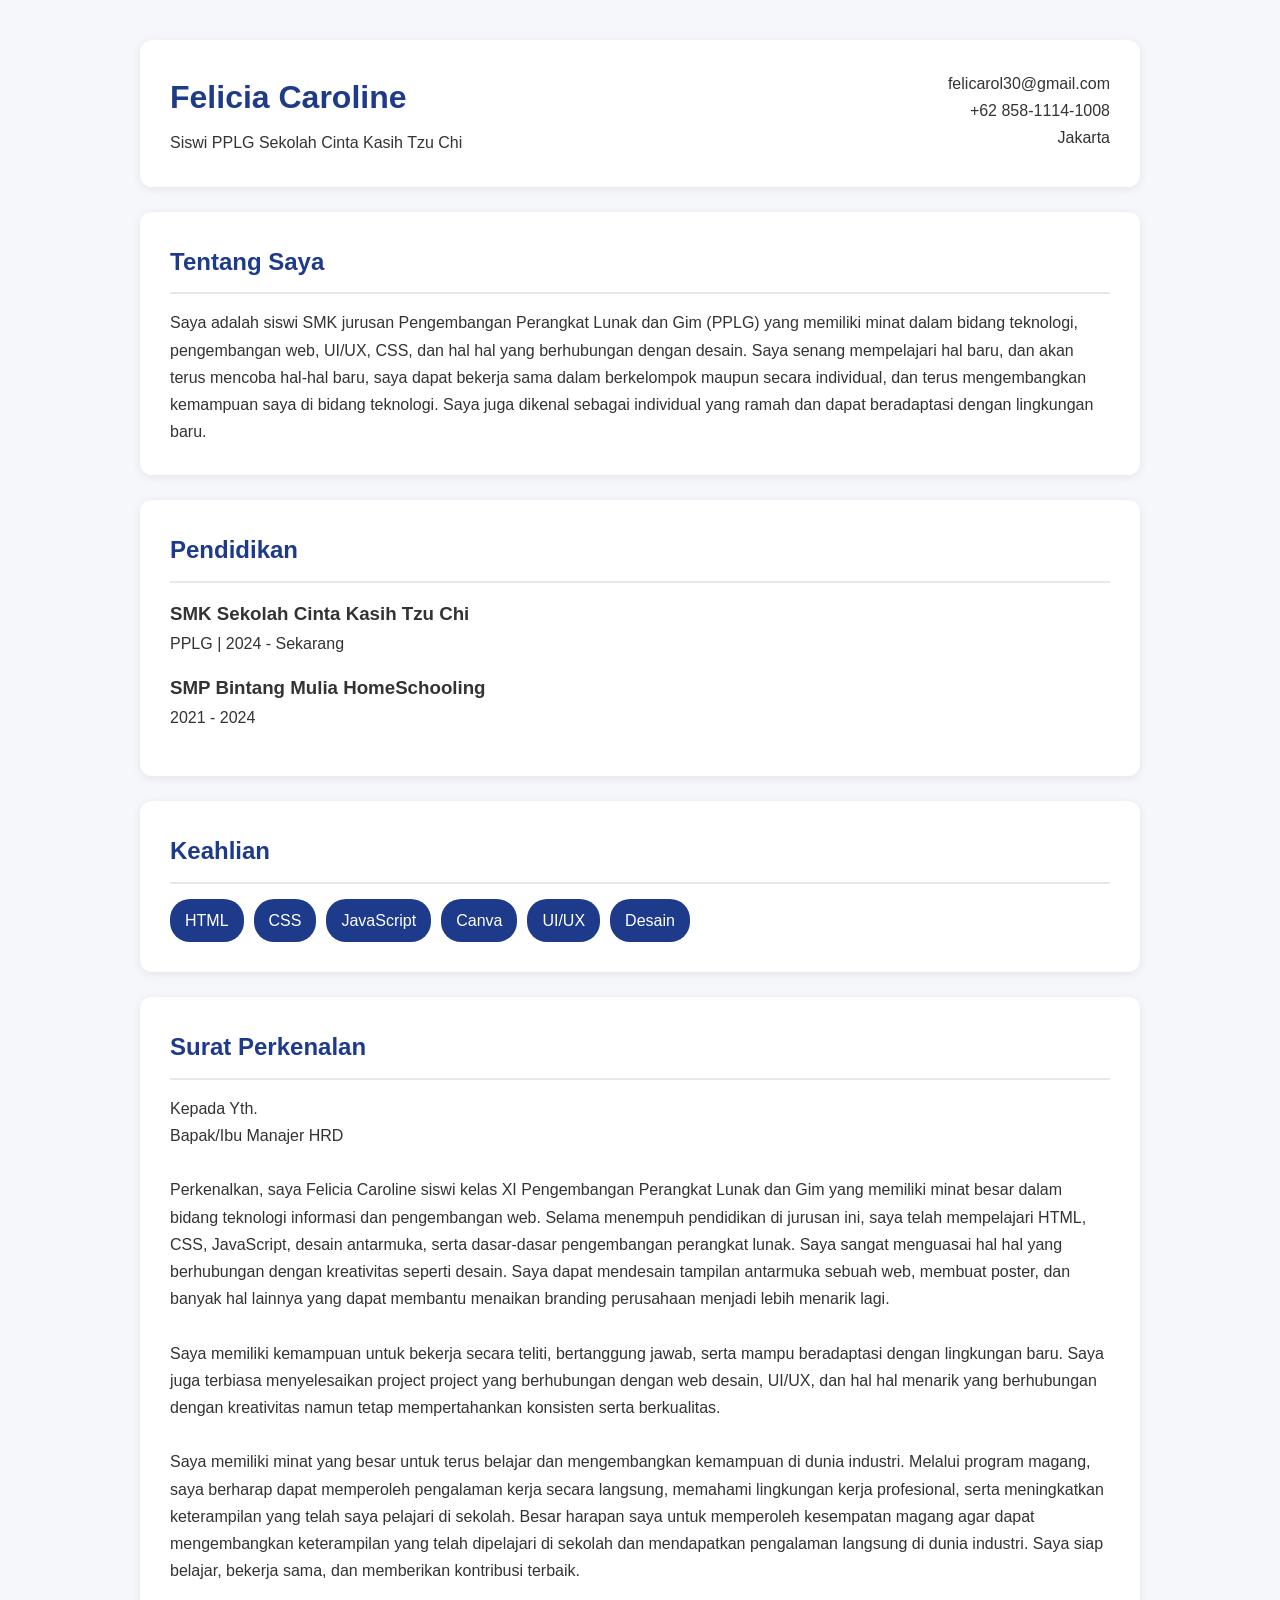
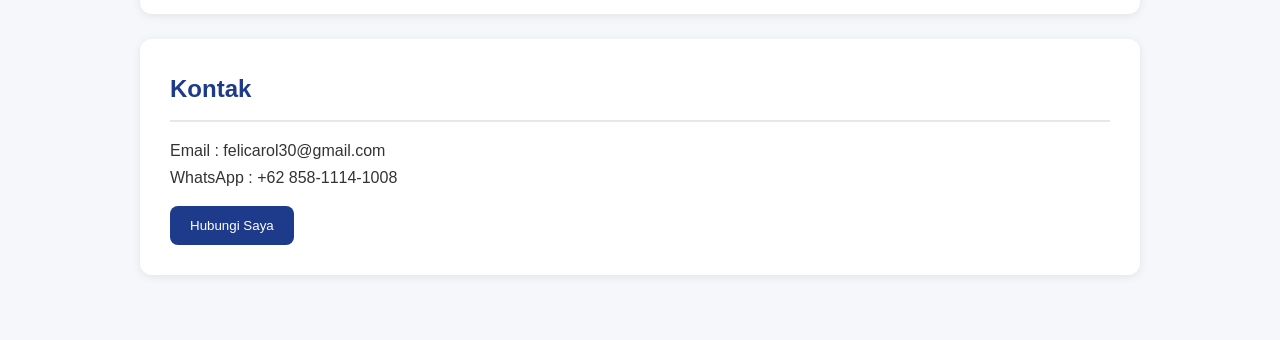
<file: index.html>
<html>
<head>
    <title>CV & Surat Lamaran PKL Felicia Caroline</title>
    <link rel="stylesheet" href="webCV.css">
</head>
<body>

    <div class="container">

        <header>
            <div class="left">
                <h1>Felicia Caroline</h1>
                <p>Siswi PPLG Sekolah Cinta Kasih Tzu Chi</p>
            </div>

            <div class="right">
                <p>felicarol30@gmail.com</p>
                <p>+62 858-1114-1008</p>
                <p>Jakarta</p>
            </div>
        </header>

        <section class="card">
            <h2>Tentang Saya</h2>

            <p>
                Saya adalah siswi SMK jurusan Pengembangan Perangkat Lunak dan Gim (PPLG)
                yang memiliki minat dalam bidang teknologi, pengembangan web, UI/UX, CSS, dan hal hal yang berhubungan dengan desain. Saya senang mempelajari hal baru,
                dan akan terus mencoba hal-hal baru, saya dapat bekerja sama dalam berkelompok maupun secara individual, dan terus mengembangkan kemampuan saya
                di bidang teknologi. Saya juga dikenal sebagai individual yang ramah dan dapat beradaptasi dengan lingkungan baru.
            </p>
        </section>

        <section class="card">
            <h2>Pendidikan</h2>

            <div class="item">
                <h3>SMK Sekolah Cinta Kasih Tzu Chi</h3>
                <p>PPLG | 2024 - Sekarang</p>
            </div>

            <div class="item">
                <h3>SMP Bintang Mulia HomeSchooling</h3>
                <p>2021 - 2024</p>
            </div>
        </section>

        <section class="card">
            <h2>Keahlian</h2>

            <div class="skills">
                <span>HTML</span>
                <span>CSS</span>
                <span>JavaScript</span>
                <span>Canva</span>
                <span>UI/UX</span>
                <span>Desain</span>
            </div>
        </section>

        <section class="card">
            <h2>Surat Perkenalan</h2>

            <p>Kepada Yth.</p>
            <p>Bapak/Ibu Manajer HRD</p>

            <br>

            <p>
                Perkenalkan, saya Felicia Caroline siswi kelas XI Pengembangan Perangkat
                Lunak dan Gim yang memiliki minat besar dalam bidang teknologi
                informasi dan pengembangan web. Selama menempuh pendidikan di jurusan ini,
                saya telah mempelajari HTML, CSS, JavaScript, desain antarmuka,
                serta dasar-dasar pengembangan perangkat lunak. Saya sangat menguasai hal hal yang berhubungan dengan kreativitas seperti desain.
                Saya dapat mendesain tampilan antarmuka sebuah web, membuat poster, dan banyak hal lainnya
                yang dapat membantu menaikan branding perusahaan menjadi lebih menarik lagi.
            </p>

            <br>

            <p>
                Saya memiliki kemampuan untuk bekerja secara teliti, bertanggung jawab,
                serta mampu beradaptasi dengan lingkungan baru. Saya juga terbiasa menyelesaikan project project
                yang berhubungan dengan web desain, UI/UX, dan hal hal menarik yang berhubungan dengan kreativitas namun tetap mempertahankan konsisten serta berkualitas.
            </p>

            <br>

            <p>
                Saya memiliki minat yang besar untuk terus belajar dan mengembangkan kemampuan di dunia industri. 
                Melalui program magang, saya berharap dapat memperoleh pengalaman kerja secara langsung, 
                memahami lingkungan kerja profesional, 
                serta meningkatkan keterampilan yang telah saya pelajari di sekolah.
                Besar harapan saya untuk memperoleh kesempatan magang agar dapat
                mengembangkan keterampilan yang telah dipelajari di sekolah dan
                mendapatkan pengalaman langsung di dunia industri.
                Saya siap belajar, bekerja sama, dan memberikan kontribusi terbaik.
            </p>
        </section>

        <section class="card">
            <h2>Kontak</h2>

            <p>Email : felicarol30@gmail.com</p>
            <p>WhatsApp : +62 858-1114-1008</p>

            <button id="contactBtn">
                Hubungi Saya
            </button>
        </section>

    </div>

    <script src="script.js"></script>

</body>
</html>
</file>
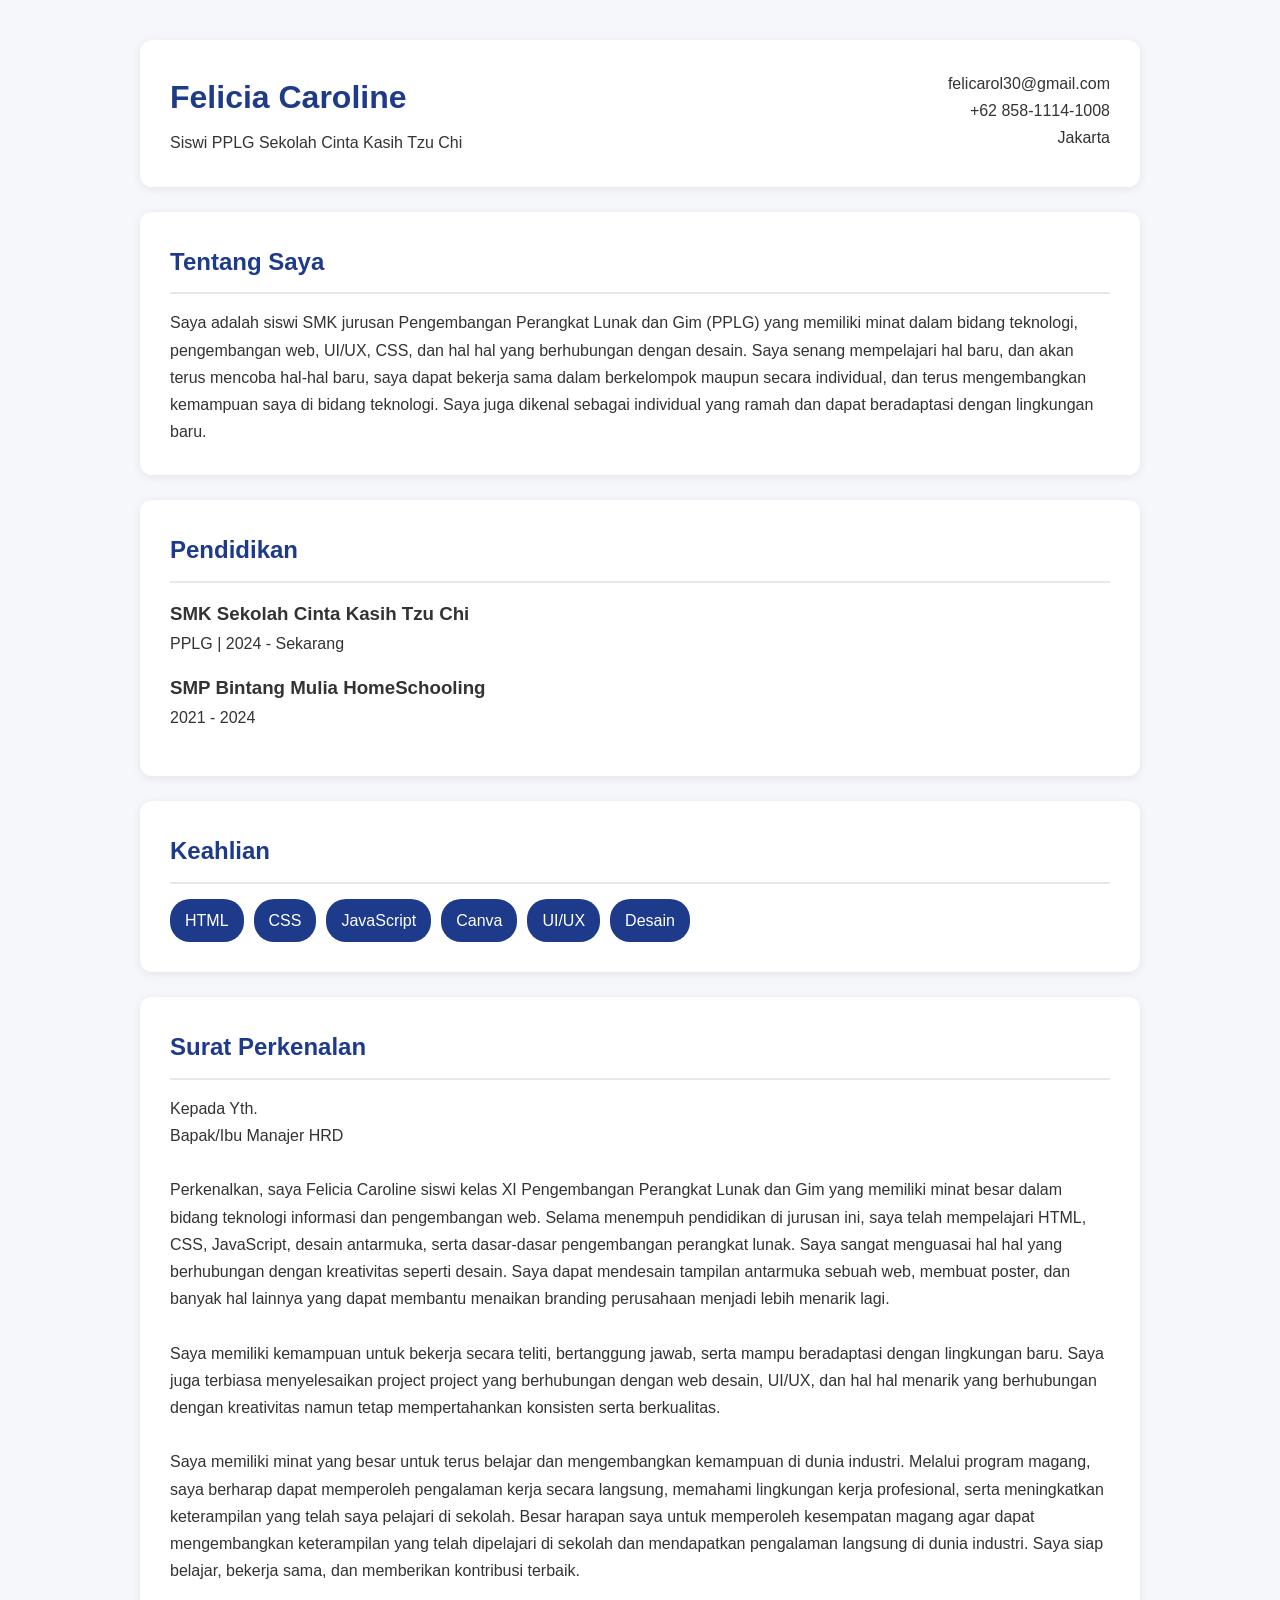
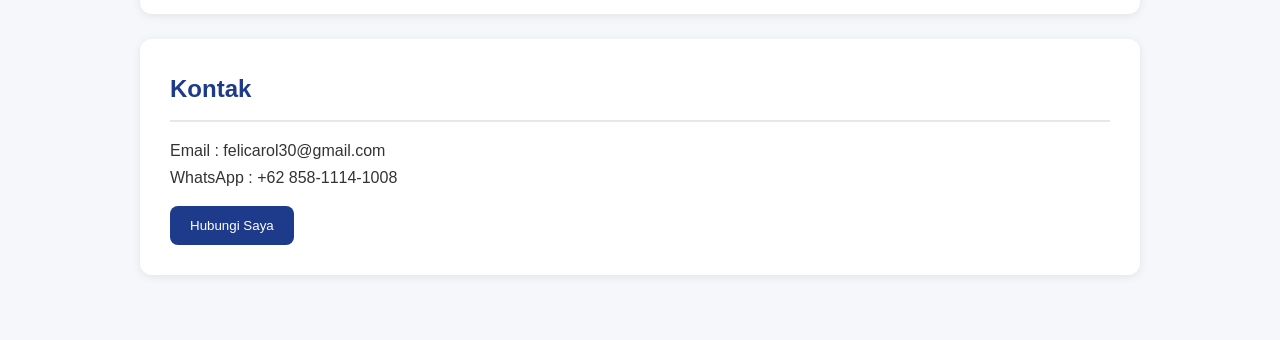
<file: webCV.html>
<html>
<head>
    <title>CV & Surat Lamaran PKL Felicia Caroline</title>
    <link rel="stylesheet" href="webCV.css">
</head>
<body>

    <div class="container">

        <header>
            <div class="left">
                <h1>Felicia Caroline</h1>
                <p>Siswi PPLG Sekolah Cinta Kasih Tzu Chi</p>
            </div>

            <div class="right">
                <p>felicarol30@gmail.com</p>
                <p>+62 858-1114-1008</p>
                <p>Jakarta</p>
            </div>
        </header>

        <section class="card">
            <h2>Tentang Saya</h2>

            <p>
                Saya adalah siswi SMK jurusan Pengembangan Perangkat Lunak dan Gim (PPLG)
                yang memiliki minat dalam bidang teknologi, pengembangan web, UI/UX, CSS, dan hal hal yang berhubungan dengan desain. Saya senang mempelajari hal baru,
                dan akan terus mencoba hal-hal baru, saya dapat bekerja sama dalam berkelompok maupun secara individual, dan terus mengembangkan kemampuan saya
                di bidang teknologi. Saya juga dikenal sebagai individual yang ramah dan dapat beradaptasi dengan lingkungan baru.
            </p>
        </section>

        <section class="card">
            <h2>Pendidikan</h2>

            <div class="item">
                <h3>SMK Sekolah Cinta Kasih Tzu Chi</h3>
                <p>PPLG | 2024 - Sekarang</p>
            </div>

            <div class="item">
                <h3>SMP Bintang Mulia HomeSchooling</h3>
                <p>2021 - 2024</p>
            </div>
        </section>

        <section class="card">
            <h2>Keahlian</h2>

            <div class="skills">
                <span>HTML</span>
                <span>CSS</span>
                <span>JavaScript</span>
                <span>Canva</span>
                <span>UI/UX</span>
                <span>Desain</span>
            </div>
        </section>

        <section class="card">
            <h2>Surat Perkenalan</h2>

            <p>Kepada Yth.</p>
            <p>Bapak/Ibu Manajer HRD</p>

            <br>

            <p>
                Perkenalkan, saya Felicia Caroline siswi kelas XI Pengembangan Perangkat
                Lunak dan Gim yang memiliki minat besar dalam bidang teknologi
                informasi dan pengembangan web. Selama menempuh pendidikan di jurusan ini,
                saya telah mempelajari HTML, CSS, JavaScript, desain antarmuka,
                serta dasar-dasar pengembangan perangkat lunak. Saya sangat menguasai hal hal yang berhubungan dengan kreativitas seperti desain.
                Saya dapat mendesain tampilan antarmuka sebuah web, membuat poster, dan banyak hal lainnya
                yang dapat membantu menaikan branding perusahaan menjadi lebih menarik lagi.
            </p>

            <br>

            <p>
                Saya memiliki kemampuan untuk bekerja secara teliti, bertanggung jawab,
                serta mampu beradaptasi dengan lingkungan baru. Saya juga terbiasa menyelesaikan project project
                yang berhubungan dengan web desain, UI/UX, dan hal hal menarik yang berhubungan dengan kreativitas namun tetap mempertahankan konsisten serta berkualitas.
            </p>

            <br>

            <p>
                Saya memiliki minat yang besar untuk terus belajar dan mengembangkan kemampuan di dunia industri. 
                Melalui program magang, saya berharap dapat memperoleh pengalaman kerja secara langsung, 
                memahami lingkungan kerja profesional, 
                serta meningkatkan keterampilan yang telah saya pelajari di sekolah.
                Besar harapan saya untuk memperoleh kesempatan magang agar dapat
                mengembangkan keterampilan yang telah dipelajari di sekolah dan
                mendapatkan pengalaman langsung di dunia industri.
                Saya siap belajar, bekerja sama, dan memberikan kontribusi terbaik.
            </p>
        </section>

        <section class="card">
            <h2>Kontak</h2>

            <p>Email : felicarol30@gmail.com</p>
            <p>WhatsApp : +62 858-1114-1008</p>

            <button id="contactBtn">
                Hubungi Saya
            </button>
        </section>

    </div>

    <script src="script.js"></script>

</body>
</html>
</file>
<file: webCV.css>
*{
    margin:0;
    padding:0;
    box-sizing:border-box;
    font-family:'Segoe UI',sans-serif;
}

body{
    background:#f5f7fb;
    color:#333;
    line-height:1.7;
}

.container{
    width:90%;
    max-width:1000px;
    margin:auto;
    padding:40px 0;
}

header{
    display:flex;
    justify-content:space-between;
    align-items:flex-start;
    background:white;
    padding:30px;
    border-radius:12px;
    margin-bottom:25px;
    box-shadow:0 2px 10px rgba(0,0,0,0.08);
}

.left h1{
    color:#1e3a8a;
    margin-bottom:5px;
}

.right{
    text-align:right;
}

.card{
    background:white;
    padding:30px;
    border-radius:12px;
    margin-bottom:25px;
    box-shadow:0 2px 10px rgba(0,0,0,0.08);
}

.card h2{
    color:#1e3a8a;
    margin-bottom:15px;
    border-bottom:2px solid #e5e7eb;
    padding-bottom:10px;
}

.item{
    margin-bottom:15px;
}

.skills{
    display:flex;
    flex-wrap:wrap;
    gap:10px;
}

.skills span{
    background:#1e3a8a;
    color:white;
    padding:8px 15px;
    border-radius:20px;
}

button{
    margin-top:15px;
    padding:12px 20px;
    border:none;
    background:#1e3a8a;
    color:white;
    border-radius:8px;
    cursor:pointer;
    transition:.3s;
}

button:hover{
    transform:translateY(-2px);
}

@media(max-width:768px){

    header{
        flex-direction:column;
        gap:15px;
    }

    .right{
        text-align:left;
    }

}
</file>
